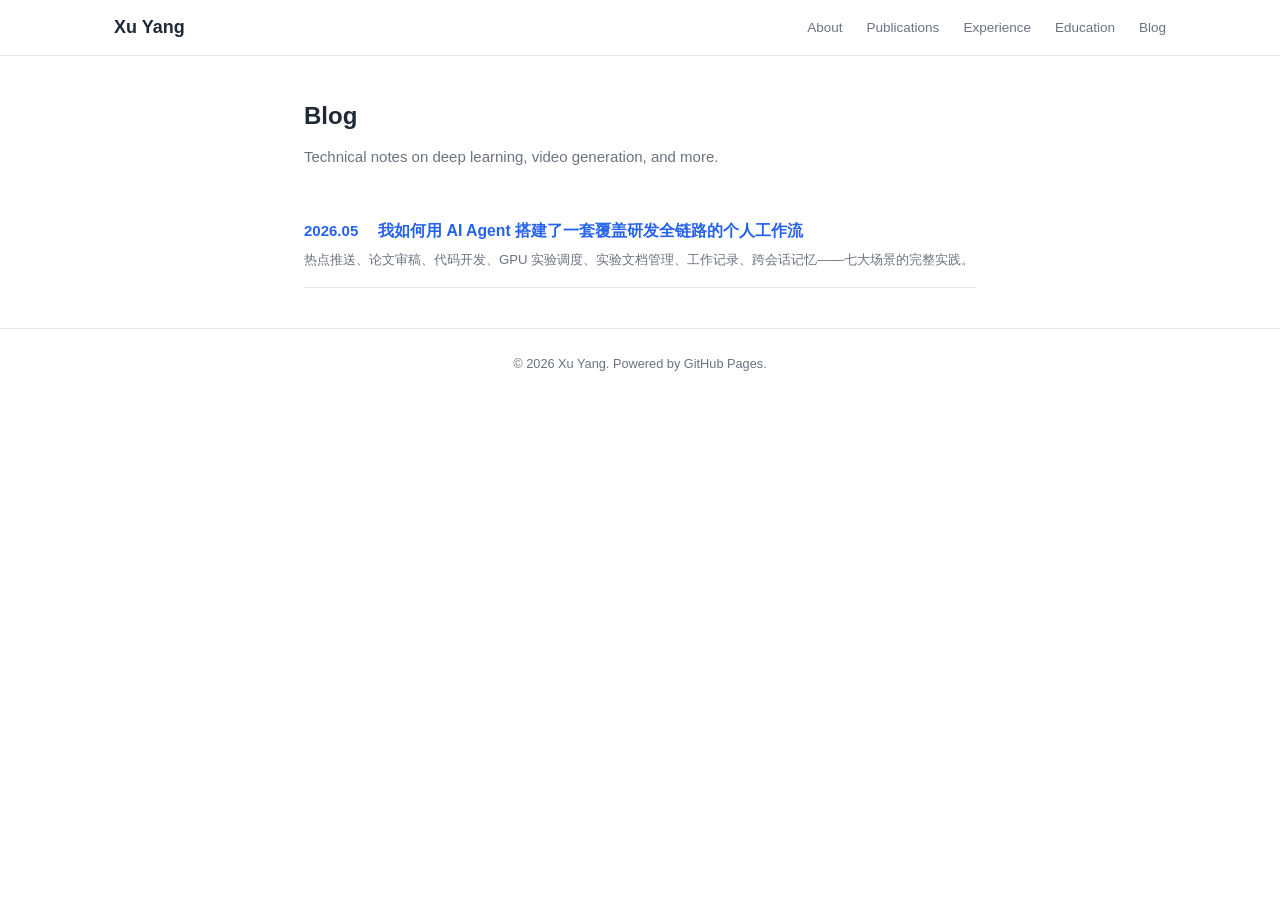
<file: blog.html>
<!DOCTYPE html>
<html lang="en">
<head>
  <meta charset="UTF-8">
  <meta name="viewport" content="width=device-width, initial-scale=1.0">
  <title>Blog - Xu Yang</title>
  <link rel="stylesheet" href="assets/css/main.css">
  <link rel="stylesheet" href="https://cdnjs.cloudflare.com/ajax/libs/font-awesome/6.5.1/css/all.min.css">
</head>
<body>
  <nav class="navbar">
    <div class="nav-container">
      <a href="index.html" class="nav-logo">Xu Yang</a>
      <ul class="nav-links">
        <li><a href="index.html#about">About</a></li>
        <li><a href="index.html#publications">Publications</a></li>
        <li><a href="index.html#experience">Experience</a></li>
        <li><a href="index.html#education">Education</a></li>
        <li><a href="blog.html">Blog</a></li>
      </ul>
    </div>
  </nav>

  <div class="blog-container">
    <h1>Blog</h1>
    <p class="blog-subtitle">Technical notes on deep learning, video generation, and more.</p>

    <div class="blog-post-item">
      <span class="news-date">2026.05</span>
      <a href="posts/ai-agent-workflow.html">我如何用 AI Agent 搭建了一套覆盖研发全链路的个人工作流</a>
      <p>热点推送、论文审稿、代码开发、GPU 实验调度、实验文档管理、工作记录、跨会话记忆——七大场景的完整实践。</p>
    </div>
  </div>

  <footer class="footer">
    <p>&copy; 2026 Xu Yang. Powered by GitHub Pages.</p>
  </footer>
</body>
</html>
</file>
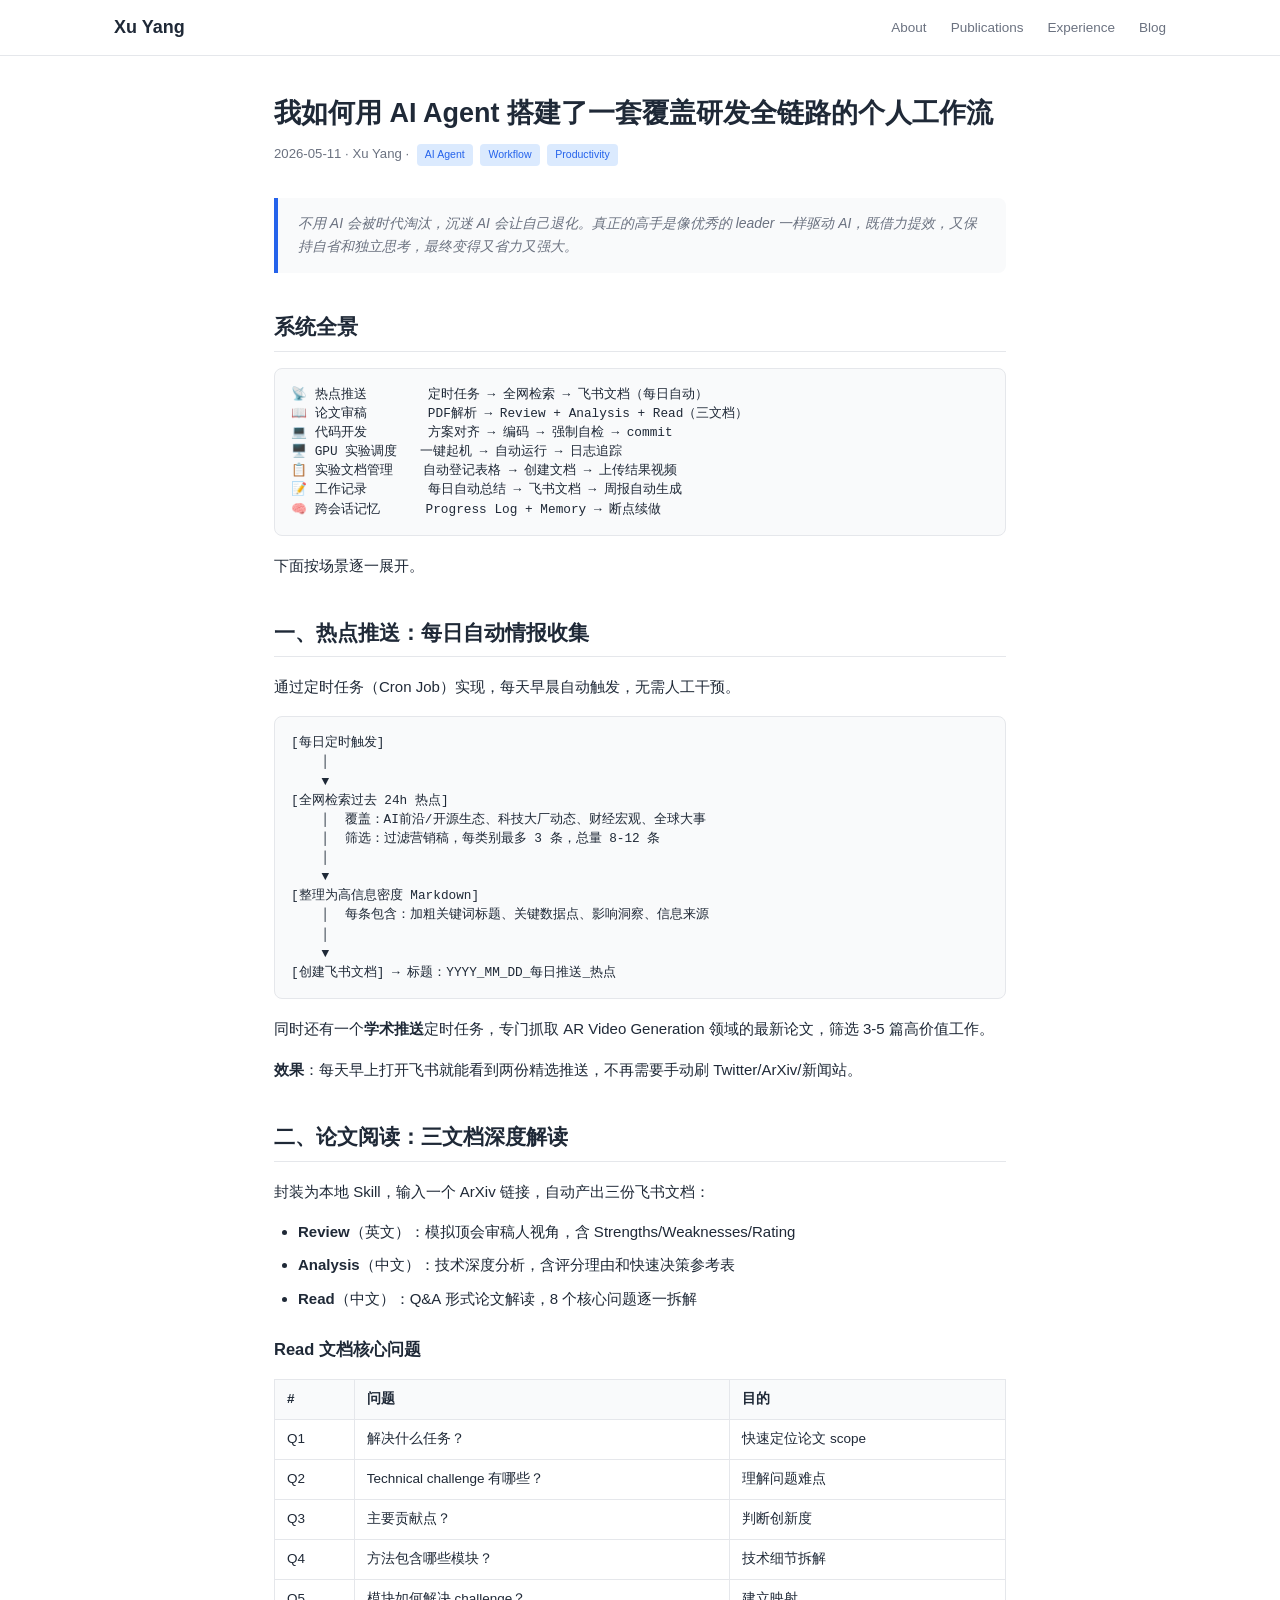
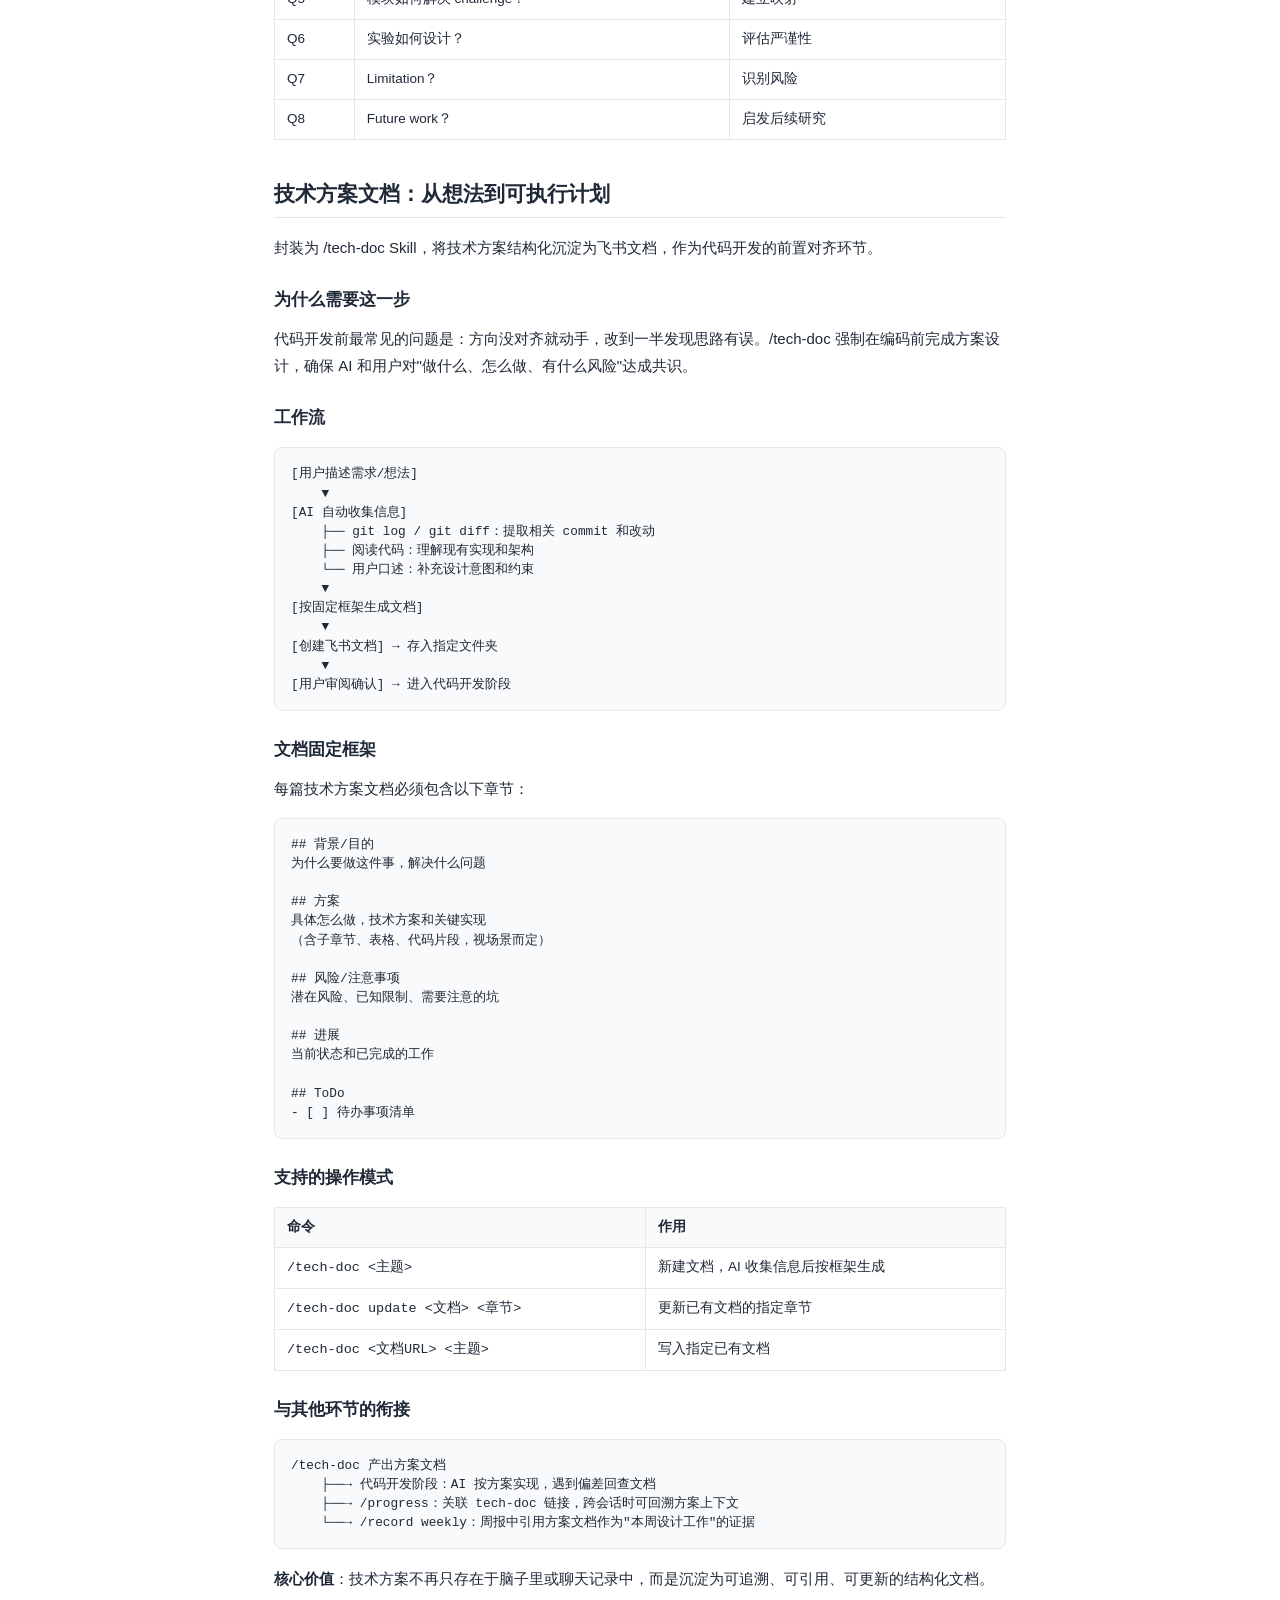
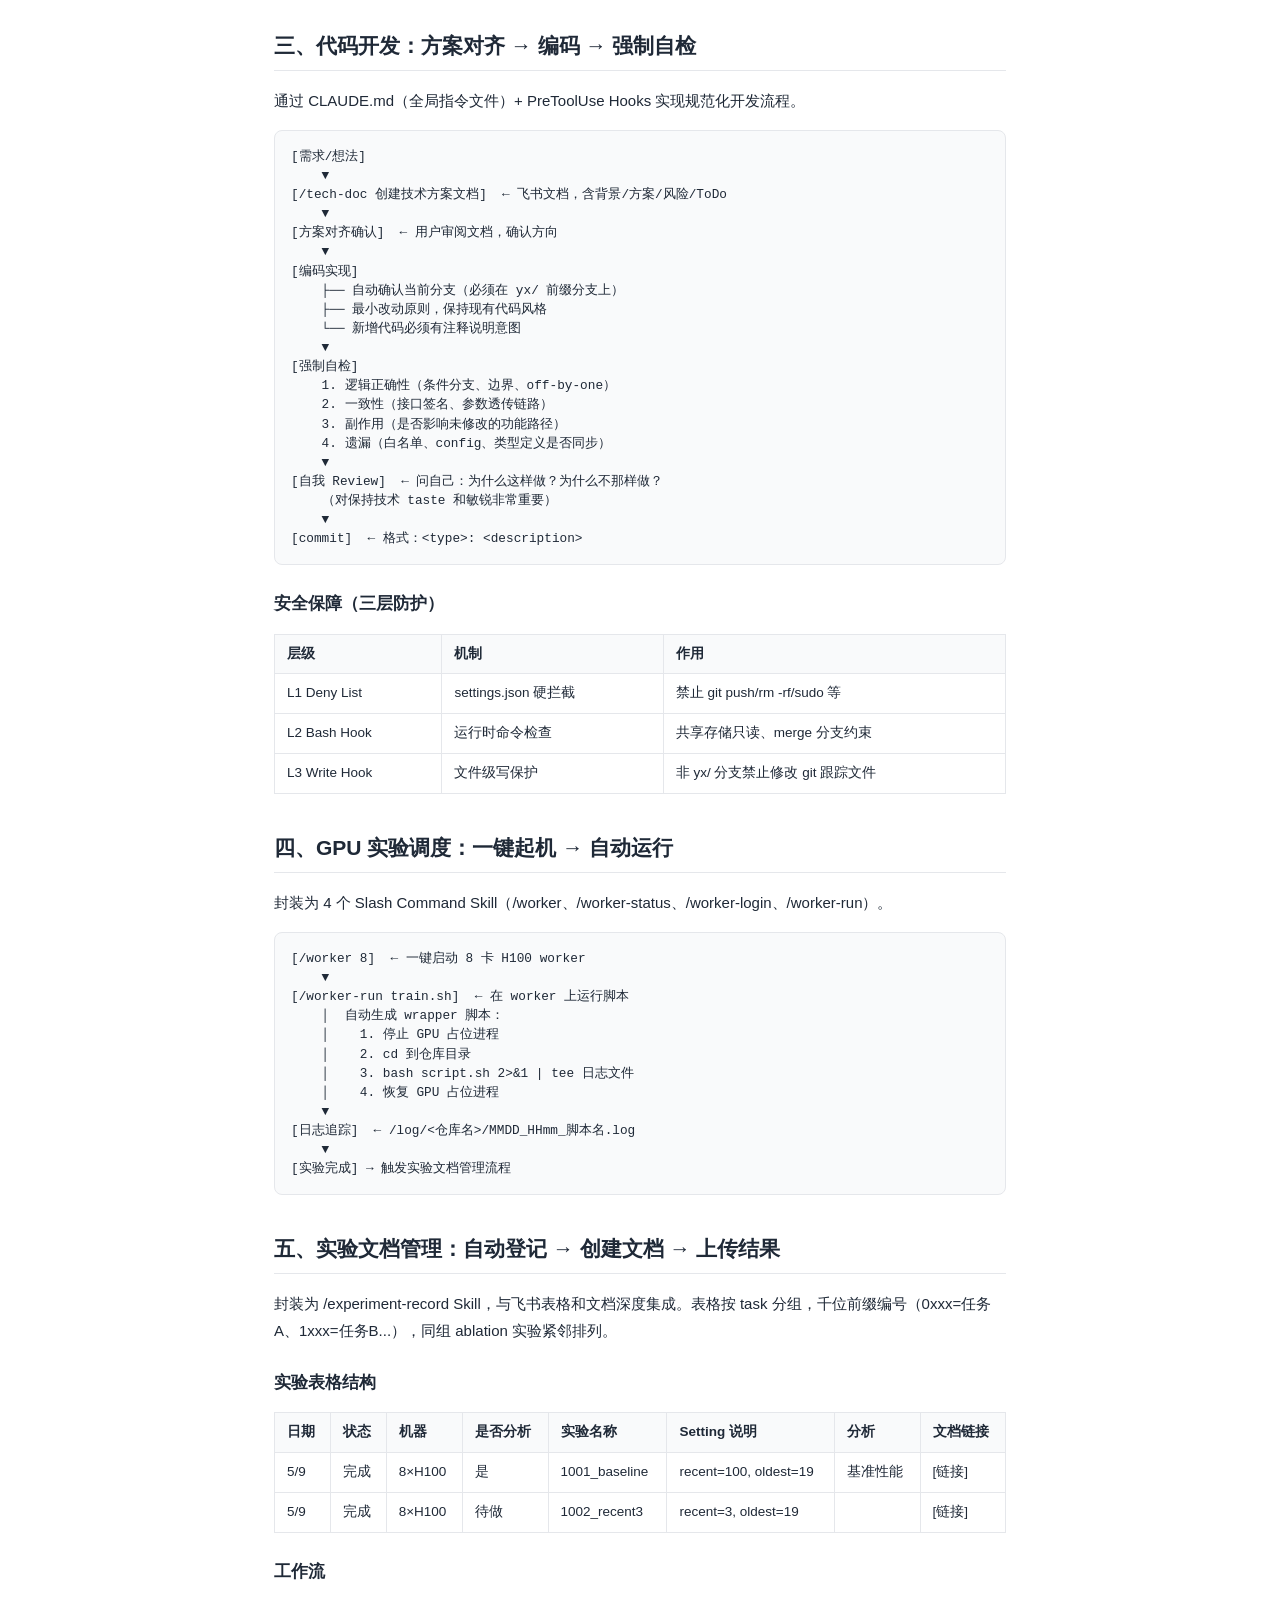
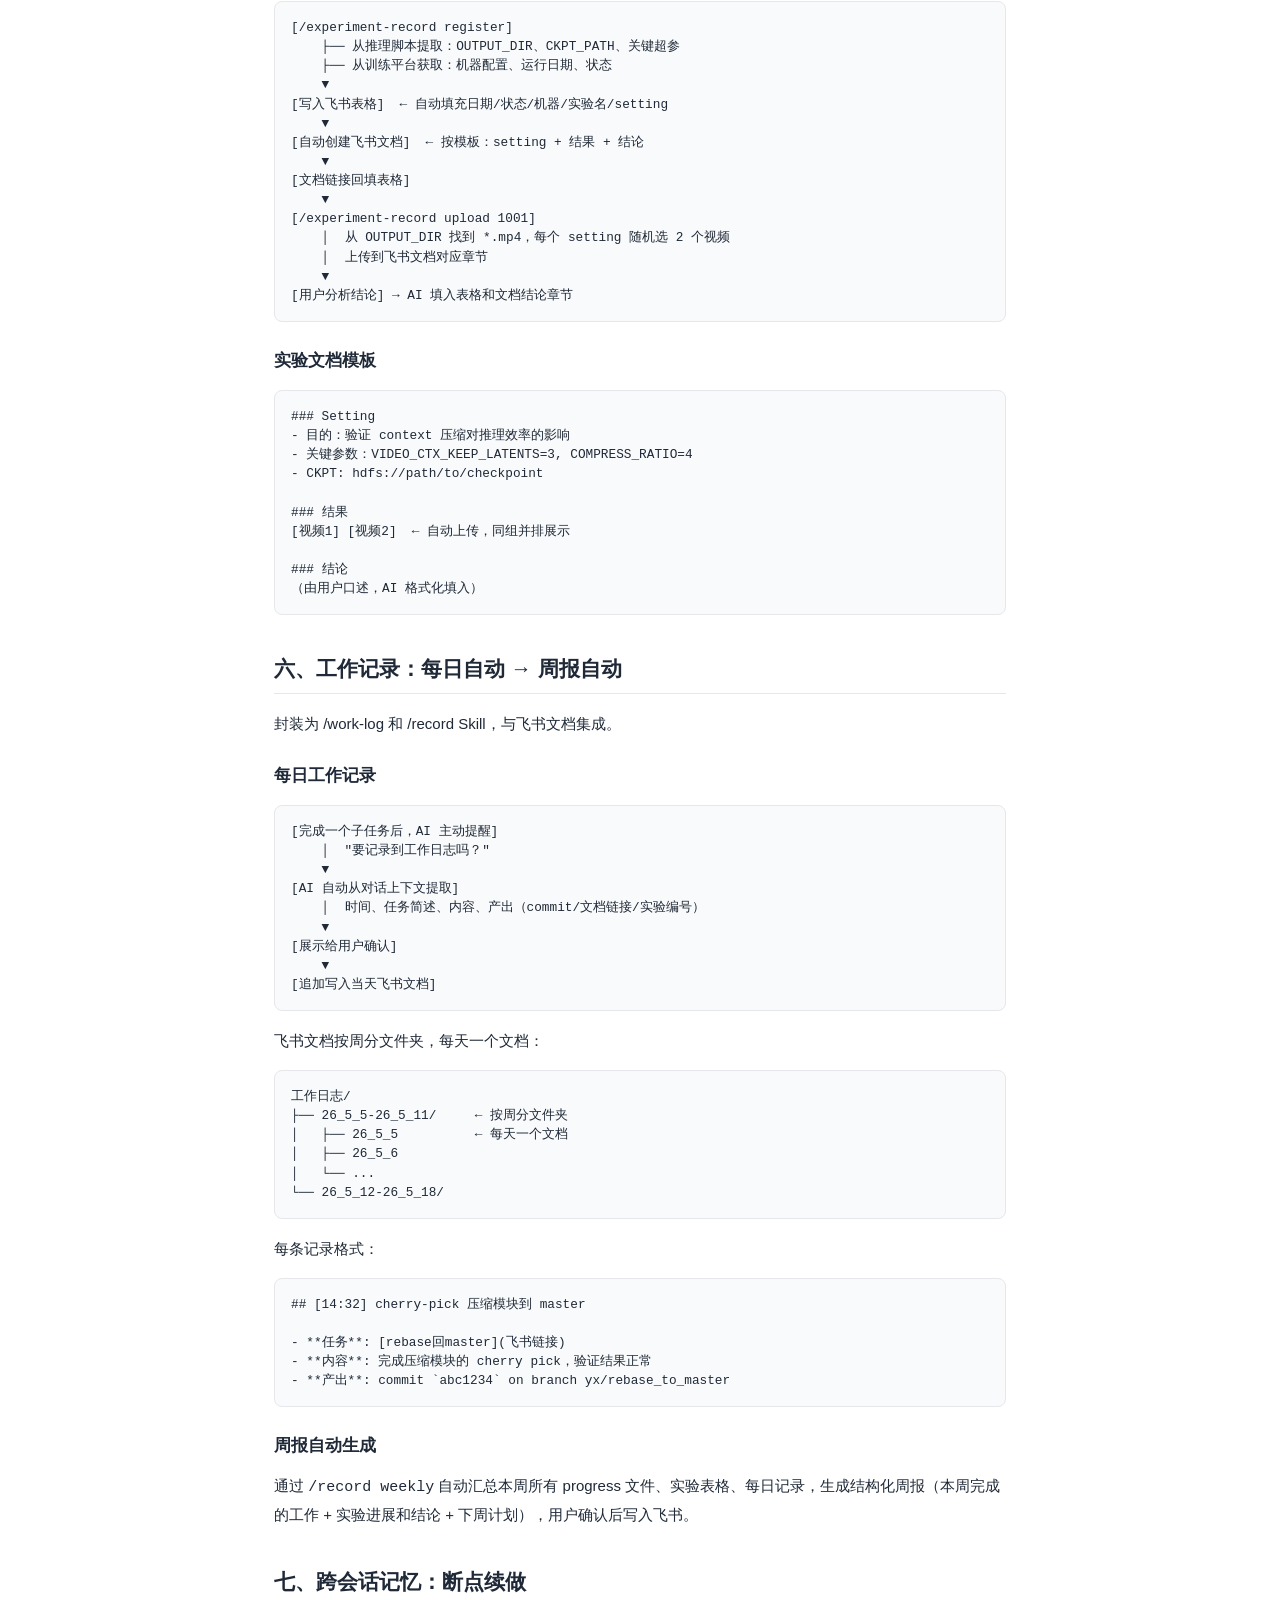
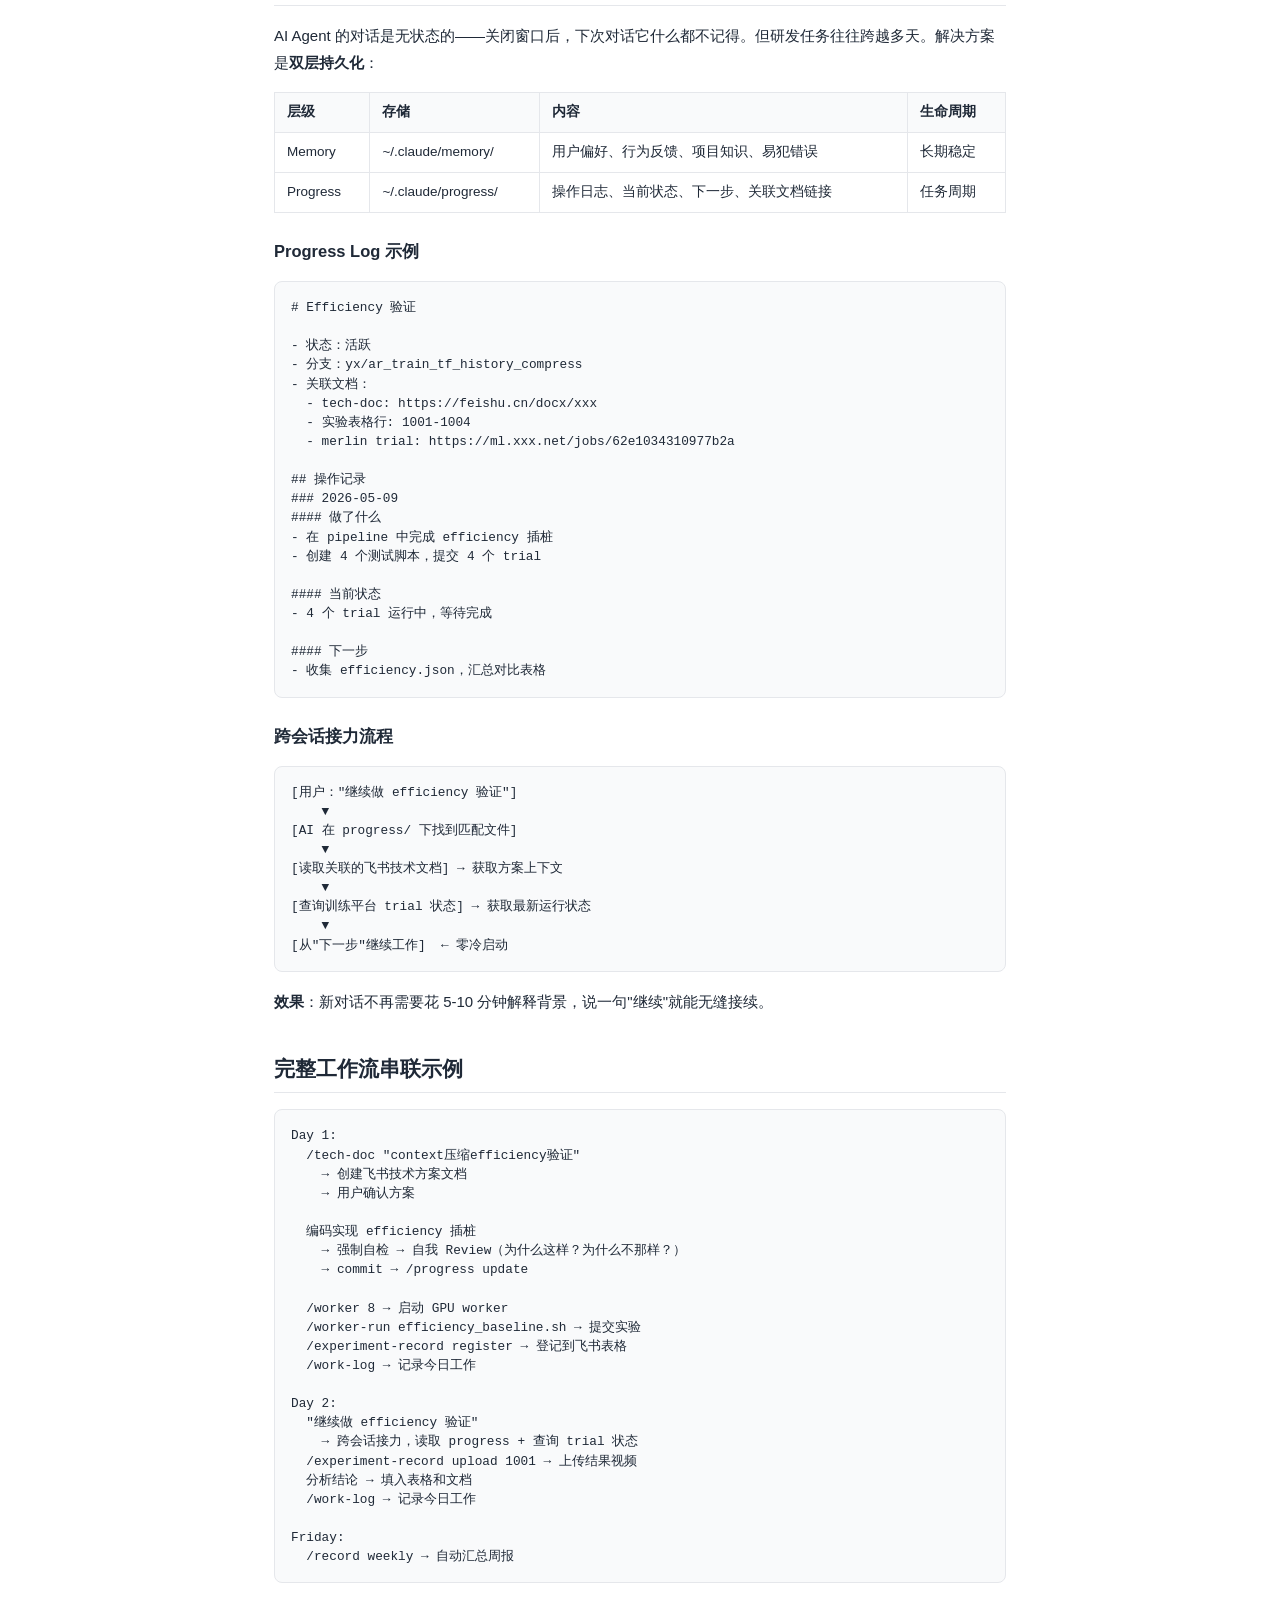
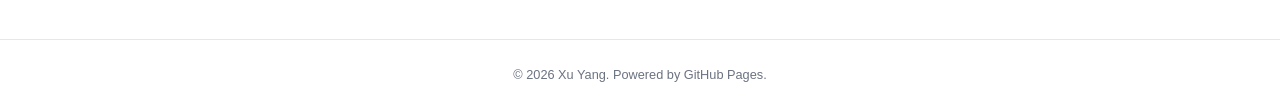
<file: posts/ai-agent-workflow.html>
<!DOCTYPE html>
<html lang="zh-CN">
<head>
  <meta charset="UTF-8">
  <meta name="viewport" content="width=device-width, initial-scale=1.0">
  <title>我如何用 AI Agent 搭建了一套覆盖研发全链路的个人工作流 - Xu Yang</title>
  <link rel="stylesheet" href="../assets/css/main.css">
  <link rel="stylesheet" href="../assets/css/post.css">
  <link rel="stylesheet" href="https://cdnjs.cloudflare.com/ajax/libs/font-awesome/6.5.1/css/all.min.css">
</head>
<body>
  <nav class="navbar">
    <div class="nav-container">
      <a href="../index.html" class="nav-logo">Xu Yang</a>
      <ul class="nav-links">
        <li><a href="../index.html#about">About</a></li>
        <li><a href="../index.html#publications">Publications</a></li>
        <li><a href="../index.html#experience">Experience</a></li>
        <li><a href="../blog.html">Blog</a></li>
      </ul>
    </div>
  </nav>

  <article class="post-container">
    <header class="post-header">
      <h1>我如何用 AI Agent 搭建了一套覆盖研发全链路的个人工作流</h1>
      <p class="post-meta">2026-05-11 · Xu Yang · <span class="post-tag">AI Agent</span> <span class="post-tag">Workflow</span> <span class="post-tag">Productivity</span></p>
    </header>

    <div class="post-content">
      <blockquote class="insight">
        不用 AI 会被时代淘汰，沉迷 AI 会让自己退化。真正的高手是像优秀的 leader 一样驱动 AI，既借力提效，又保持自省和独立思考，最终变得又省力又强大。
      </blockquote>

      <h2>系统全景</h2>
      <pre><code>📡 热点推送        定时任务 → 全网检索 → 飞书文档（每日自动）
📖 论文审稿        PDF解析 → Review + Analysis + Read（三文档）
💻 代码开发        方案对齐 → 编码 → 强制自检 → commit
🖥️ GPU 实验调度   一键起机 → 自动运行 → 日志追踪
📋 实验文档管理    自动登记表格 → 创建文档 → 上传结果视频
📝 工作记录        每日自动总结 → 飞书文档 → 周报自动生成
🧠 跨会话记忆      Progress Log + Memory → 断点续做</code></pre>
      <p>下面按场景逐一展开。</p>

<!-- PLACEHOLDER_REST -->
      <h2>一、热点推送：每日自动情报收集</h2>
      <p>通过定时任务（Cron Job）实现，每天早晨自动触发，无需人工干预。</p>
      <pre><code>[每日定时触发]
    │
    ▼
[全网检索过去 24h 热点]
    │  覆盖：AI前沿/开源生态、科技大厂动态、财经宏观、全球大事
    │  筛选：过滤营销稿，每类别最多 3 条，总量 8-12 条
    │
    ▼
[整理为高信息密度 Markdown]
    │  每条包含：加粗关键词标题、关键数据点、影响洞察、信息来源
    │
    ▼
[创建飞书文档] → 标题：YYYY_MM_DD_每日推送_热点</code></pre>
      <p>同时还有一个<strong>学术推送</strong>定时任务，专门抓取 AR Video Generation 领域的最新论文，筛选 3-5 篇高价值工作。</p>
      <p><strong>效果</strong>：每天早上打开飞书就能看到两份精选推送，不再需要手动刷 Twitter/ArXiv/新闻站。</p>

      <h2>二、论文阅读：三文档深度解读</h2>
      <p>封装为本地 Skill，输入一个 ArXiv 链接，自动产出三份飞书文档：</p>
      <ul>
        <li><strong>Review</strong>（英文）：模拟顶会审稿人视角，含 Strengths/Weaknesses/Rating</li>
        <li><strong>Analysis</strong>（中文）：技术深度分析，含评分理由和快速决策参考表</li>
        <li><strong>Read</strong>（中文）：Q&A 形式论文解读，8 个核心问题逐一拆解</li>
      </ul>
      <h3>Read 文档核心问题</h3>
      <table>
        <tr><th>#</th><th>问题</th><th>目的</th></tr>
        <tr><td>Q1</td><td>解决什么任务？</td><td>快速定位论文 scope</td></tr>
        <tr><td>Q2</td><td>Technical challenge 有哪些？</td><td>理解问题难点</td></tr>
        <tr><td>Q3</td><td>主要贡献点？</td><td>判断创新度</td></tr>
        <tr><td>Q4</td><td>方法包含哪些模块？</td><td>技术细节拆解</td></tr>
        <tr><td>Q5</td><td>模块如何解决 challenge？</td><td>建立映射</td></tr>
        <tr><td>Q6</td><td>实验如何设计？</td><td>评估严谨性</td></tr>
        <tr><td>Q7</td><td>Limitation？</td><td>识别风险</td></tr>
        <tr><td>Q8</td><td>Future work？</td><td>启发后续研究</td></tr>
      </table>

      <h2>技术方案文档：从想法到可执行计划</h2>
      <p>封装为 /tech-doc Skill，将技术方案结构化沉淀为飞书文档，作为代码开发的前置对齐环节。</p>
      <h3>为什么需要这一步</h3>
      <p>代码开发前最常见的问题是：方向没对齐就动手，改到一半发现思路有误。/tech-doc 强制在编码前完成方案设计，确保 AI 和用户对"做什么、怎么做、有什么风险"达成共识。</p>
      <h3>工作流</h3>
      <pre><code>[用户描述需求/想法]
    ▼
[AI 自动收集信息]
    ├── git log / git diff：提取相关 commit 和改动
    ├── 阅读代码：理解现有实现和架构
    └── 用户口述：补充设计意图和约束
    ▼
[按固定框架生成文档]
    ▼
[创建飞书文档] → 存入指定文件夹
    ▼
[用户审阅确认] → 进入代码开发阶段</code></pre>
      <h3>文档固定框架</h3>
      <p>每篇技术方案文档必须包含以下章节：</p>
      <pre><code>## 背景/目的
为什么要做这件事，解决什么问题

## 方案
具体怎么做，技术方案和关键实现
（含子章节、表格、代码片段，视场景而定）

## 风险/注意事项
潜在风险、已知限制、需要注意的坑

## 进展
当前状态和已完成的工作

## ToDo
- [ ] 待办事项清单</code></pre>
      <h3>支持的操作模式</h3>
      <table>
        <tr><th>命令</th><th>作用</th></tr>
        <tr><td><code>/tech-doc &lt;主题&gt;</code></td><td>新建文档，AI 收集信息后按框架生成</td></tr>
        <tr><td><code>/tech-doc update &lt;文档&gt; &lt;章节&gt;</code></td><td>更新已有文档的指定章节</td></tr>
        <tr><td><code>/tech-doc &lt;文档URL&gt; &lt;主题&gt;</code></td><td>写入指定已有文档</td></tr>
      </table>
      <h3>与其他环节的衔接</h3>
      <pre><code>/tech-doc 产出方案文档
    ├──→ 代码开发阶段：AI 按方案实现，遇到偏差回查文档
    ├──→ /progress：关联 tech-doc 链接，跨会话时可回溯方案上下文
    └──→ /record weekly：周报中引用方案文档作为"本周设计工作"的证据</code></pre>
      <p><strong>核心价值</strong>：技术方案不再只存在于脑子里或聊天记录中，而是沉淀为可追溯、可引用、可更新的结构化文档。</p>

      <h2>三、代码开发：方案对齐 → 编码 → 强制自检</h2>
      <p>通过 CLAUDE.md（全局指令文件）+ PreToolUse Hooks 实现规范化开发流程。</p>
      <pre><code>[需求/想法]
    ▼
[/tech-doc 创建技术方案文档]  ← 飞书文档，含背景/方案/风险/ToDo
    ▼
[方案对齐确认]  ← 用户审阅文档，确认方向
    ▼
[编码实现]
    ├── 自动确认当前分支（必须在 yx/ 前缀分支上）
    ├── 最小改动原则，保持现有代码风格
    └── 新增代码必须有注释说明意图
    ▼
[强制自检]
    1. 逻辑正确性（条件分支、边界、off-by-one）
    2. 一致性（接口签名、参数透传链路）
    3. 副作用（是否影响未修改的功能路径）
    4. 遗漏（白名单、config、类型定义是否同步）
    ▼
[自我 Review]  ← 问自己：为什么这样做？为什么不那样做？
    （对保持技术 taste 和敏锐非常重要）
    ▼
[commit]  ← 格式：&lt;type&gt;: &lt;description&gt;</code></pre>
      <h3>安全保障（三层防护）</h3>
      <table>
        <tr><th>层级</th><th>机制</th><th>作用</th></tr>
        <tr><td>L1 Deny List</td><td>settings.json 硬拦截</td><td>禁止 git push/rm -rf/sudo 等</td></tr>
        <tr><td>L2 Bash Hook</td><td>运行时命令检查</td><td>共享存储只读、merge 分支约束</td></tr>
        <tr><td>L3 Write Hook</td><td>文件级写保护</td><td>非 yx/ 分支禁止修改 git 跟踪文件</td></tr>
      </table>

      <h2>四、GPU 实验调度：一键起机 → 自动运行</h2>
      <p>封装为 4 个 Slash Command Skill（/worker、/worker-status、/worker-login、/worker-run）。</p>
      <pre><code>[/worker 8]  ← 一键启动 8 卡 H100 worker
    ▼
[/worker-run train.sh]  ← 在 worker 上运行脚本
    │  自动生成 wrapper 脚本：
    │    1. 停止 GPU 占位进程
    │    2. cd 到仓库目录
    │    3. bash script.sh 2>&1 | tee 日志文件
    │    4. 恢复 GPU 占位进程
    ▼
[日志追踪]  ← /log/&lt;仓库名&gt;/MMDD_HHmm_脚本名.log
    ▼
[实验完成] → 触发实验文档管理流程</code></pre>

      <h2>五、实验文档管理：自动登记 → 创建文档 → 上传结果</h2>
      <p>封装为 /experiment-record Skill，与飞书表格和文档深度集成。表格按 task 分组，千位前缀编号（0xxx=任务A、1xxx=任务B...），同组 ablation 实验紧邻排列。</p>
      <h3>实验表格结构</h3>
      <table>
        <tr><th>日期</th><th>状态</th><th>机器</th><th>是否分析</th><th>实验名称</th><th>Setting 说明</th><th>分析</th><th>文档链接</th></tr>
        <tr><td>5/9</td><td>完成</td><td>8×H100</td><td>是</td><td>1001_baseline</td><td>recent=100, oldest=19</td><td>基准性能</td><td>[链接]</td></tr>
        <tr><td>5/9</td><td>完成</td><td>8×H100</td><td>待做</td><td>1002_recent3</td><td>recent=3, oldest=19</td><td></td><td>[链接]</td></tr>
      </table>
      <h3>工作流</h3>
      <pre><code>[/experiment-record register]
    ├── 从推理脚本提取：OUTPUT_DIR、CKPT_PATH、关键超参
    ├── 从训练平台获取：机器配置、运行日期、状态
    ▼
[写入飞书表格]  ← 自动填充日期/状态/机器/实验名/setting
    ▼
[自动创建飞书文档]  ← 按模板：setting + 结果 + 结论
    ▼
[文档链接回填表格]
    ▼
[/experiment-record upload 1001]
    │  从 OUTPUT_DIR 找到 *.mp4，每个 setting 随机选 2 个视频
    │  上传到飞书文档对应章节
    ▼
[用户分析结论] → AI 填入表格和文档结论章节</code></pre>
      <h3>实验文档模板</h3>
      <pre><code>### Setting
- 目的：验证 context 压缩对推理效率的影响
- 关键参数：VIDEO_CTX_KEEP_LATENTS=3, COMPRESS_RATIO=4
- CKPT: hdfs://path/to/checkpoint

### 结果
[视频1] [视频2]  ← 自动上传，同组并排展示

### 结论
（由用户口述，AI 格式化填入）</code></pre>

      <h2>六、工作记录：每日自动 → 周报自动</h2>
      <p>封装为 /work-log 和 /record Skill，与飞书文档集成。</p>
      <h3>每日工作记录</h3>
      <pre><code>[完成一个子任务后，AI 主动提醒]
    │  "要记录到工作日志吗？"
    ▼
[AI 自动从对话上下文提取]
    │  时间、任务简述、内容、产出（commit/文档链接/实验编号）
    ▼
[展示给用户确认]
    ▼
[追加写入当天飞书文档]</code></pre>
      <p>飞书文档按周分文件夹，每天一个文档：</p>
      <pre><code>工作日志/
├── 26_5_5-26_5_11/     ← 按周分文件夹
│   ├── 26_5_5          ← 每天一个文档
│   ├── 26_5_6
│   └── ...
└── 26_5_12-26_5_18/</code></pre>
      <p>每条记录格式：</p>
      <pre><code>## [14:32] cherry-pick 压缩模块到 master

- **任务**: [rebase回master](飞书链接)
- **内容**: 完成压缩模块的 cherry pick，验证结果正常
- **产出**: commit `abc1234` on branch yx/rebase_to_master</code></pre>
      <h3>周报自动生成</h3>
      <p>通过 <code>/record weekly</code> 自动汇总本周所有 progress 文件、实验表格、每日记录，生成结构化周报（本周完成的工作 + 实验进展和结论 + 下周计划），用户确认后写入飞书。</p>

      <h2>七、跨会话记忆：断点续做</h2>
      <p>AI Agent 的对话是无状态的——关闭窗口后，下次对话它什么都不记得。但研发任务往往跨越多天。解决方案是<strong>双层持久化</strong>：</p>
      <table>
        <tr><th>层级</th><th>存储</th><th>内容</th><th>生命周期</th></tr>
        <tr><td>Memory</td><td>~/.claude/memory/</td><td>用户偏好、行为反馈、项目知识、易犯错误</td><td>长期稳定</td></tr>
        <tr><td>Progress</td><td>~/.claude/progress/</td><td>操作日志、当前状态、下一步、关联文档链接</td><td>任务周期</td></tr>
      </table>
      <h3>Progress Log 示例</h3>
      <pre><code># Efficiency 验证

- 状态：活跃
- 分支：yx/ar_train_tf_history_compress
- 关联文档：
  - tech-doc: https://feishu.cn/docx/xxx
  - 实验表格行: 1001-1004
  - merlin trial: https://ml.xxx.net/jobs/62e1034310977b2a

## 操作记录
### 2026-05-09
#### 做了什么
- 在 pipeline 中完成 efficiency 插桩
- 创建 4 个测试脚本，提交 4 个 trial

#### 当前状态
- 4 个 trial 运行中，等待完成

#### 下一步
- 收集 efficiency.json，汇总对比表格</code></pre>
      <h3>跨会话接力流程</h3>
      <pre><code>[用户："继续做 efficiency 验证"]
    ▼
[AI 在 progress/ 下找到匹配文件]
    ▼
[读取关联的飞书技术文档] → 获取方案上下文
    ▼
[查询训练平台 trial 状态] → 获取最新运行状态
    ▼
[从"下一步"继续工作]  ← 零冷启动</code></pre>
      <p><strong>效果</strong>：新对话不再需要花 5-10 分钟解释背景，说一句"继续"就能无缝接续。</p>

      <h2>完整工作流串联示例</h2>
      <pre><code>Day 1:
  /tech-doc "context压缩efficiency验证"
    → 创建飞书技术方案文档
    → 用户确认方案

  编码实现 efficiency 插桩
    → 强制自检 → 自我 Review（为什么这样？为什么不那样？）
    → commit → /progress update

  /worker 8 → 启动 GPU worker
  /worker-run efficiency_baseline.sh → 提交实验
  /experiment-record register → 登记到飞书表格
  /work-log → 记录今日工作

Day 2:
  "继续做 efficiency 验证"
    → 跨会话接力，读取 progress + 查询 trial 状态
  /experiment-record upload 1001 → 上传结果视频
  分析结论 → 填入表格和文档
  /work-log → 记录今日工作

Friday:
  /record weekly → 自动汇总周报</code></pre>
    </div>
  </article>

  <footer class="footer">
    <p>&copy; 2026 Xu Yang. Powered by GitHub Pages.</p>
  </footer>
</body>
</html>
</file>
<file: assets/css/main.css>
/* Reset & Base */
*, *::before, *::after { box-sizing: border-box; margin: 0; padding: 0; }

:root {
  --primary: #2563eb;
  --primary-light: #dbeafe;
  --text: #1f2937;
  --text-light: #6b7280;
  --bg: #ffffff;
  --bg-secondary: #f9fafb;
  --border: #e5e7eb;
  --radius: 8px;
  --shadow: 0 1px 3px rgba(0,0,0,0.1);
  --max-width: 1100px;
}

html { scroll-behavior: smooth; }
body {
  font-family: -apple-system, BlinkMacSystemFont, 'Segoe UI', Roboto, sans-serif;
  color: var(--text);
  background: var(--bg);
  line-height: 1.7;
  font-size: 15px;
}

a { color: var(--primary); text-decoration: none; }
a:hover { text-decoration: underline; }

/* Navbar */
.navbar {
  position: sticky;
  top: 0;
  background: rgba(255,255,255,0.95);
  backdrop-filter: blur(8px);
  border-bottom: 1px solid var(--border);
  z-index: 100;
  padding: 12px 0;
}
.nav-container {
  max-width: var(--max-width);
  margin: 0 auto;
  padding: 0 24px;
  display: flex;
  align-items: center;
  justify-content: space-between;
}
.nav-logo {
  font-weight: 700;
  font-size: 1.2em;
  color: var(--text);
}
.nav-logo:hover { text-decoration: none; }
.nav-links { list-style: none; display: flex; gap: 24px; }
.nav-links a { color: var(--text-light); font-size: 0.9em; font-weight: 500; }
.nav-links a:hover { color: var(--primary); text-decoration: none; }

/* Layout */
.main-container {
  max-width: var(--max-width);
  margin: 0 auto;
  padding: 40px 24px;
  display: flex;
  gap: 48px;
}

/* Sidebar */
.sidebar { width: 260px; flex-shrink: 0; }
.profile-card {
  position: sticky;
  top: 80px;
  text-align: center;
}
.profile-image-container {
  position: relative;
  width: 200px;
  height: 200px;
  margin: 0 auto 16px;
  border-radius: 50%;
  overflow: hidden;
  cursor: pointer;
}
.profile-img {
  width: 100%;
  height: 100%;
  object-fit: cover;
  border-radius: 50%;
  transition: opacity 0.4s ease;
  position: absolute;
  top: 0;
  left: 0;
}
.profile-front { opacity: 1; }
.profile-back { opacity: 0; }
.profile-image-container:hover .profile-front { opacity: 0; }
.profile-image-container:hover .profile-back { opacity: 1; }

.profile-name { font-size: 1.4em; margin-bottom: 4px; }
.profile-title { color: var(--text-light); font-size: 0.9em; margin-bottom: 4px; }
.profile-desc { color: var(--text-light); font-size: 0.82em; margin-bottom: 16px; }

.social-links { list-style: none; }
.social-links li { margin-bottom: 8px; }
.social-links a {
  color: var(--text-light);
  font-size: 0.9em;
  display: inline-flex;
  align-items: center;
  gap: 8px;
}
.social-links a:hover { color: var(--primary); text-decoration: none; }

/* Content */
.content { flex: 1; min-width: 0; }
section { margin-bottom: 48px; }
section h1 {
  font-size: 1.6em;
  margin-bottom: 16px;
  padding-bottom: 8px;
  border-bottom: 2px solid var(--border);
}
section h2 { font-size: 1.2em; margin: 24px 0 12px; }
section p { margin-bottom: 12px; }

/* News */
.news-list { list-style: none; margin-top: 8px; }
.news-list li {
  padding: 8px 0;
  border-bottom: 1px solid var(--border);
  font-size: 0.92em;
}
.news-date {
  display: inline-block;
  width: 70px;
  font-weight: 600;
  color: var(--primary);
}

/* Paper boxes */
.paper-box {
  display: flex;
  gap: 20px;
  margin-bottom: 28px;
  padding: 16px;
  border-radius: var(--radius);
  background: var(--bg-secondary);
  border: 1px solid var(--border);
}
.paper-box-image {
  width: 240px;
  flex-shrink: 0;
  position: relative;
}
.paper-box-image img { border-radius: 6px; }
.badge {
  position: absolute;
  top: 8px;
  left: 8px;
  background: var(--primary);
  color: #fff;
  font-size: 0.72em;
  font-weight: 600;
  padding: 2px 8px;
  border-radius: 4px;
}
.paper-box-text { flex: 1; }
.paper-title { font-size: 1.1em; font-weight: 700; margin-bottom: 6px !important; }
.paper-authors { font-size: 0.88em; color: var(--text-light); margin-bottom: 6px !important; }
.venue-badge {
  background: #fff9c4;
  color: #333;
  padding: 2px 8px;
  border-radius: 6px;
  font-weight: 600;
  font-size: 0.82em;
}
.paper-links { font-size: 0.88em; margin-top: 8px !important; }
.paper-links a { font-weight: 600; }
.paper-abstract { font-size: 0.85em; color: var(--text-light); margin-top: 8px !important; }

/* Experience */
.experience-box {
  display: flex;
  gap: 16px;
  padding: 16px 0;
  border-bottom: 1px solid var(--border);
}
.experience-logo { width: 56px; text-align: center; flex-shrink: 0; display: flex; align-items: flex-start; justify-content: center; padding-top: 4px; }
.experience-logo img { width: 44px; height: 44px; object-fit: contain; border-radius: 8px; }
.logo-text {
  display: inline-flex;
  align-items: center;
  justify-content: center;
  width: 44px;
  height: 44px;
  border-radius: 8px;
  font-size: 13px;
  font-weight: 700;
  color: #fff;
}
.logo-scut { background: #8b0000; }
.logo-cqu { background: #003366; }
.experience-text h3 { font-size: 1em; margin-bottom: 2px; }
.experience-meta { font-size: 0.85em; color: var(--text-light); margin-bottom: 4px !important; }
.experience-text p { font-size: 0.9em; }

/* Footer */
.footer {
  text-align: center;
  padding: 24px;
  color: var(--text-light);
  font-size: 0.85em;
  border-top: 1px solid var(--border);
}

/* Responsive */
@media (max-width: 768px) {
  .main-container { flex-direction: column; gap: 32px; }
  .sidebar { width: 100%; }
  .profile-card { position: static; }
  .paper-box { flex-direction: column; }
  .paper-box-image { width: 100%; }
  .nav-links { gap: 12px; }
  .nav-links a { font-size: 0.82em; }
}

/* Blog page */
.blog-container {
  max-width: 720px;
  margin: 0 auto;
  padding: 40px 24px;
}
.blog-container h1 { font-size: 1.6em; margin-bottom: 8px; }
.blog-subtitle { color: var(--text-light); margin-bottom: 32px; }
.blog-post-item {
  padding: 16px 0;
  border-bottom: 1px solid var(--border);
}
.blog-post-item a { font-weight: 600; font-size: 1.05em; }
.blog-post-item p { font-size: 0.88em; color: var(--text-light); margin-top: 4px; }

/* Insight blockquote */
.insight {
  margin: 0 0 20px;
  padding: 12px 18px;
  border-left: 4px solid var(--primary);
  background: var(--bg-secondary);
  border-radius: 0 var(--radius) var(--radius) 0;
  font-size: 0.92em;
  color: var(--text-light);
  font-style: italic;
  line-height: 1.7;
}
</file>
<file: assets/css/post.css>
.post-container {
  max-width: 780px;
  margin: 0 auto;
  padding: 40px 24px;
}
.post-header { margin-bottom: 32px; }
.post-header h1 { font-size: 1.8em; line-height: 1.3; margin-bottom: 12px; }
.post-meta { color: var(--text-light); font-size: 0.88em; }
.post-tag {
  display: inline-block;
  background: var(--primary-light);
  color: var(--primary);
  padding: 2px 8px;
  border-radius: 4px;
  font-size: 0.8em;
  font-weight: 500;
  margin-left: 4px;
}

.post-content h2 {
  font-size: 1.4em;
  margin: 36px 0 16px;
  padding-bottom: 6px;
  border-bottom: 1px solid var(--border);
}
.post-content h3 { font-size: 1.1em; margin: 24px 0 12px; }
.post-content p { margin-bottom: 14px; line-height: 1.8; }
.post-content ul { margin: 12px 0; padding-left: 24px; }
.post-content li { margin-bottom: 8px; line-height: 1.7; }
.post-content pre {
  background: var(--bg-secondary);
  border: 1px solid var(--border);
  border-radius: var(--radius);
  padding: 16px;
  overflow-x: auto;
  margin: 16px 0;
  font-size: 0.85em;
  line-height: 1.5;
}
.post-content code { font-family: 'SF Mono', 'Fira Code', monospace; }
.post-content table {
  width: 100%;
  border-collapse: collapse;
  margin: 16px 0;
  font-size: 0.9em;
}
.post-content th, .post-content td {
  border: 1px solid var(--border);
  padding: 8px 12px;
  text-align: left;
}
.post-content th { background: var(--bg-secondary); font-weight: 600; }

/* Insight blockquote */
.insight {
  margin: 0 0 24px;
  padding: 14px 20px;
  border-left: 4px solid var(--primary);
  background: var(--bg-secondary);
  border-radius: 0 8px 8px 0;
  font-size: 0.93em;
  color: var(--text-light);
  font-style: italic;
  line-height: 1.7;
}
</file>
